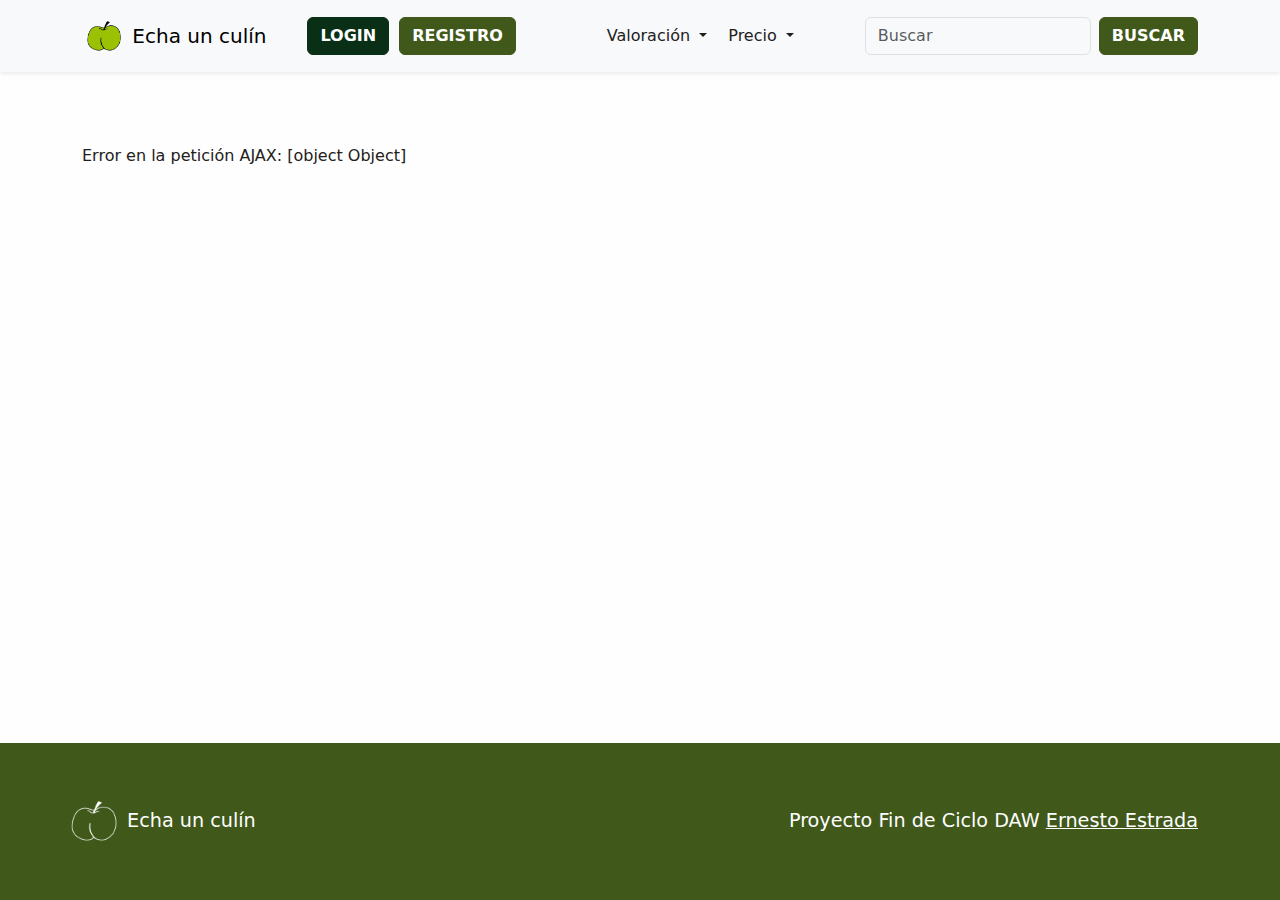
<file: frontend/html/index.html>
<!doctype html>
<html lang="es">

<head>
  <meta charset="utf-8">
  <meta name="viewport" content="width=device-width, initial-scale=1">
  <title>Echa un culín</title>
  <link rel="icon" type="image/x-icon" href="../recursos/favicon/favicon.ico">
  <link href="https://cdn.jsdelivr.net/npm/bootstrap@5.3.3/dist/css/bootstrap.min.css" rel="stylesheet"
    integrity="sha384-QWTKZyjpPEjISv5WaRU9OFeRpok6YctnYmDr5pNlyT2bRjXh0JMhjY6hW+ALEwIH" crossorigin="anonymous">
  <link rel="stylesheet" href="../css/styles.css">
  <script src="https://code.jquery.com/jquery-3.6.0.min.js"></script>
  <link rel="stylesheet" href="https://cdnjs.cloudflare.com/ajax/libs/font-awesome/4.7.0/css/font-awesome.min.css">

</head>

<body>

  <header class="mb-5">
    <nav class="py-3 mb-4 shadow-sm navbar navbar-expand-lg bg-body-tertiary">
      <div class="container">
        <a class="navbar-brand" href="index.html">
          <img src="../imagenes/logo.png" alt="Logo" height="24" class="d-inline-block align-text-top">
          Echa un culín
        </a>
        <button class="navbar-toggler" type="button" data-bs-toggle="collapse" data-bs-target="#navbarSupportedContent"
          aria-controls="navbarSupportedContent" aria-expanded="false" aria-label="Toggle navigation">
          <span class="navbar-toggler-icon"></span>
        </button>
        <div class="collapse navbar-collapse" id="navbarSupportedContent">
          <ul class="navbar-nav me-auto mb-2 mb-lg-0">

            <li class="nav-item">
              <a class="nav-link" href="mi-cuenta.html" id="btn-micuenta" hidden >Mi cuenta</a>
            </li>

            <li class="nav-item">
              <a class="nav-link" href="mi-sidreria.html" id="btn-misidreria" hidden>Mi sidreria</a>
            </li>

            <li class="nav-item">
              <a class="btn btn-primary" href="login.html" id="btn-login">Login</a>
            </li>

            <li class="nav-item">
              <a class="btn btn-secondary" href="signup.html" id="btn-signup">Registro</a>
            </li>

            <li class="nav-item">
              <btn class="btn btn-secondary" id="btn-logout" hidden>Cerrar Sesión</btn>
            </li>

          </ul>

          <ul class="navbar-nav me-auto mb-2 mb-lg-0">

            <li class="nav-item dropdown">
              <a class="nav-link dropdown-toggle" href="#" role="button" data-bs-toggle="dropdown"
                aria-expanded="false">
                Valoración
              </a>
              <ul class="dropdown-menu">
                <li><a class="dropdown-item" href="#">1 estrellas</a></li>
                <li><a class="dropdown-item" href="#">2 estrellas</a></li>
                <li><a class="dropdown-item" href="#">3 estrellas</a></li>
                <li><a class="dropdown-item" href="#">4 estrellas</a></li>
                <li><a class="dropdown-item" href="#">5 estrellas</a></li>
              </ul>
            </li>

            <li class="nav>-item dropdown">
              <a class="nav-link dropdown-toggle" href="#" role="button" data-bs-toggle="dropdown"
                aria-expanded="false">
                Precio
              </a>
              <ul class="dropdown-menu">
                <li><a class="dropdown-item" href="#">10€</a></li>
                <li><a class="dropdown-item" href="#">20€</a></li>
                <li><a class="dropdown-item" href="#">30€</a></li>
                <li><a class="dropdown-item" href="#">50€</a></li>
                <li><a class="dropdown-item" href="#">80€</a></li>
              </ul>
            </li>
          </ul>
          <form class="d-flex" role="search">
            <input class="form-control me-2" type="search" placeholder="Buscar" aria-label="Buscar">
            <button class="btn btn-secondary" type="submit">Buscar</button>
          </form>
        </div>
      </div>
    </nav>
  </header>

  <main class="container">
    <section id="sidrerias"></section>
  </main>


  <footer>
    <div class="container d-flex flex-column flex-md-row text-center justify-content-between">
      <a class="navbar-brand" href="#">
        <img src="../imagenes/logo-blanco.png" alt="Logo" height="24" class="d-inline-block align-text-top">
        Echa un culín
      </a>
      <div>
        Proyecto Fin de Ciclo DAW
        <a href="https://github.com/estradaernesto/echaunculin.git">
          Ernesto Estrada
        </a>
      </div>
    </div>
  </footer>

  <script src="../js/sesion.js"></script>
  <script src="../js/index-sidrerias.js"></script>
  <script src="https://cdn.jsdelivr.net/npm/bootstrap@5.3.3/dist/js/bootstrap.bundle.min.js"
    integrity="sha384-YvpcrYf0tY3lHB60NNkmXc5s9fDVZLESaAA55NDzOxhy9GkcIdslK1eN7N6jIeHz"
    crossorigin="anonymous"></script>
</body>

</html>
</file>
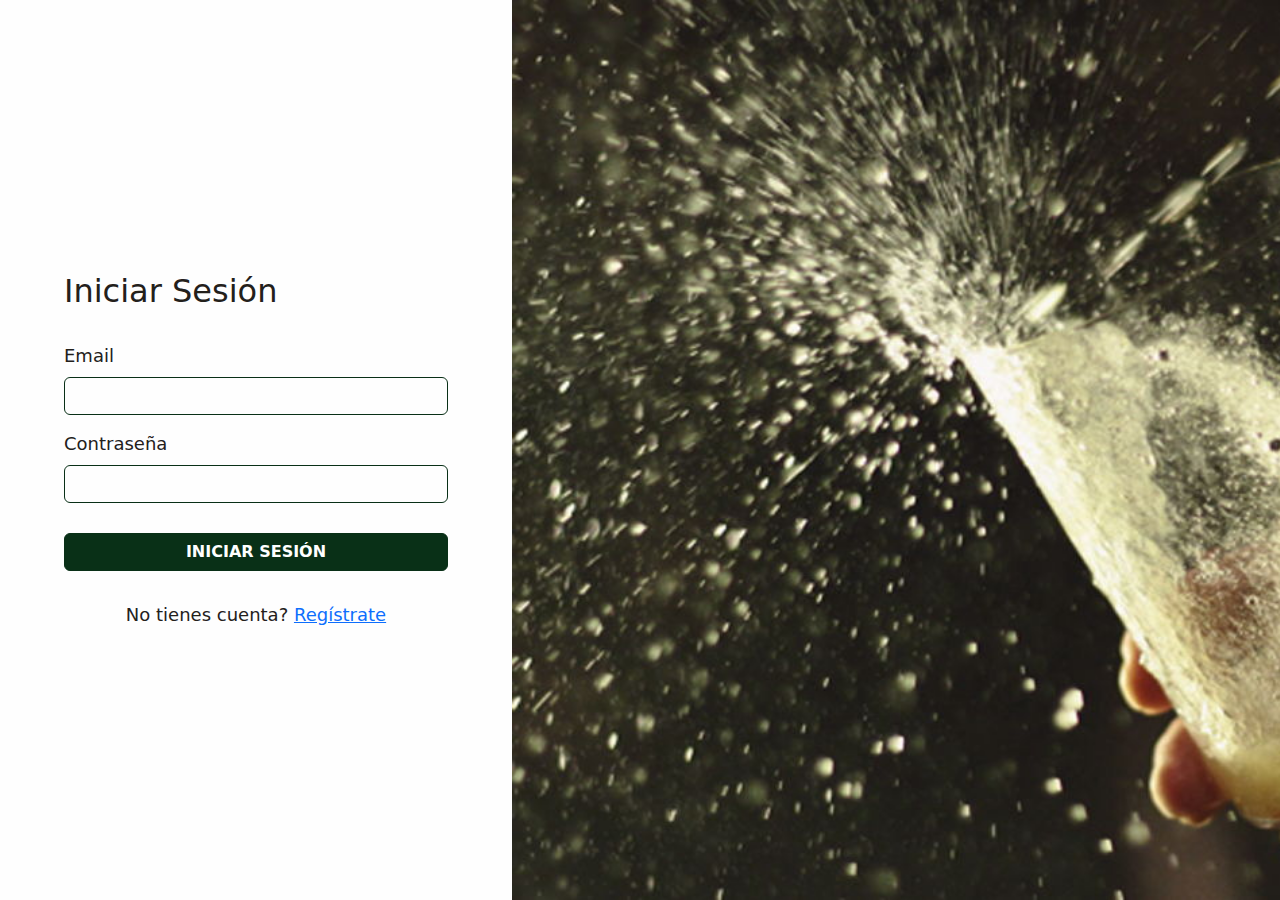
<file: frontend/html/login.html>
<!doctype html>
<html lang="es">

<head>
    <meta charset="utf-8">
    <meta name="viewport" content="width=device-width, initial-scale=1">
    <title>Echa un culín</title>
    <link rel="icon" type="image/x-icon" href="../recursos/favicon/favicon.ico">
    <link href="https://cdn.jsdelivr.net/npm/bootstrap@5.3.3/dist/css/bootstrap.min.css" rel="stylesheet"
        integrity="sha384-QWTKZyjpPEjISv5WaRU9OFeRpok6YctnYmDr5pNlyT2bRjXh0JMhjY6hW+ALEwIH" crossorigin="anonymous">
    <link rel="stylesheet" href="../css/styles.css">
    <script src="https://code.jquery.com/jquery-3.6.0.min.js"></script>
</head>

<body>
    <main>
        <div class="login">
            <div class="login-form">
                <h2 class="mb-3">Iniciar Sesión</h2>

                <form  method="post" action="http://localhost:8080/api/auth/login" class="form-signup" id="formularioLogin">

                    <div class="field">
                        <label for="email" class="form-label">Email</label>
                        <input autocomplete="email" class="form-control" type="email" name="email"
                            id="email">
                    </div>

                    <div class="field">
                        <label for="password" class="form-label">Contraseña</label><br>
                        <input autocomplete="password" class="form-control" type="password" name="password"
                            id="password">
                    </div>


                    <div class="actions">
                        <input type="submit" name="commit" value="Iniciar Sesión" class="btn btn-primary">
                    </div>
                </form>

                <div class="login-links">
                    <span>No tienes cuenta?</span>
                    <a href="signup.html">Regístrate</a>
                </div>
            </div>
            <div class="login-img">
            </div>
        </div>
    </main>

    <script src="../js/login.js"></script>
</body>

</html>
</file>
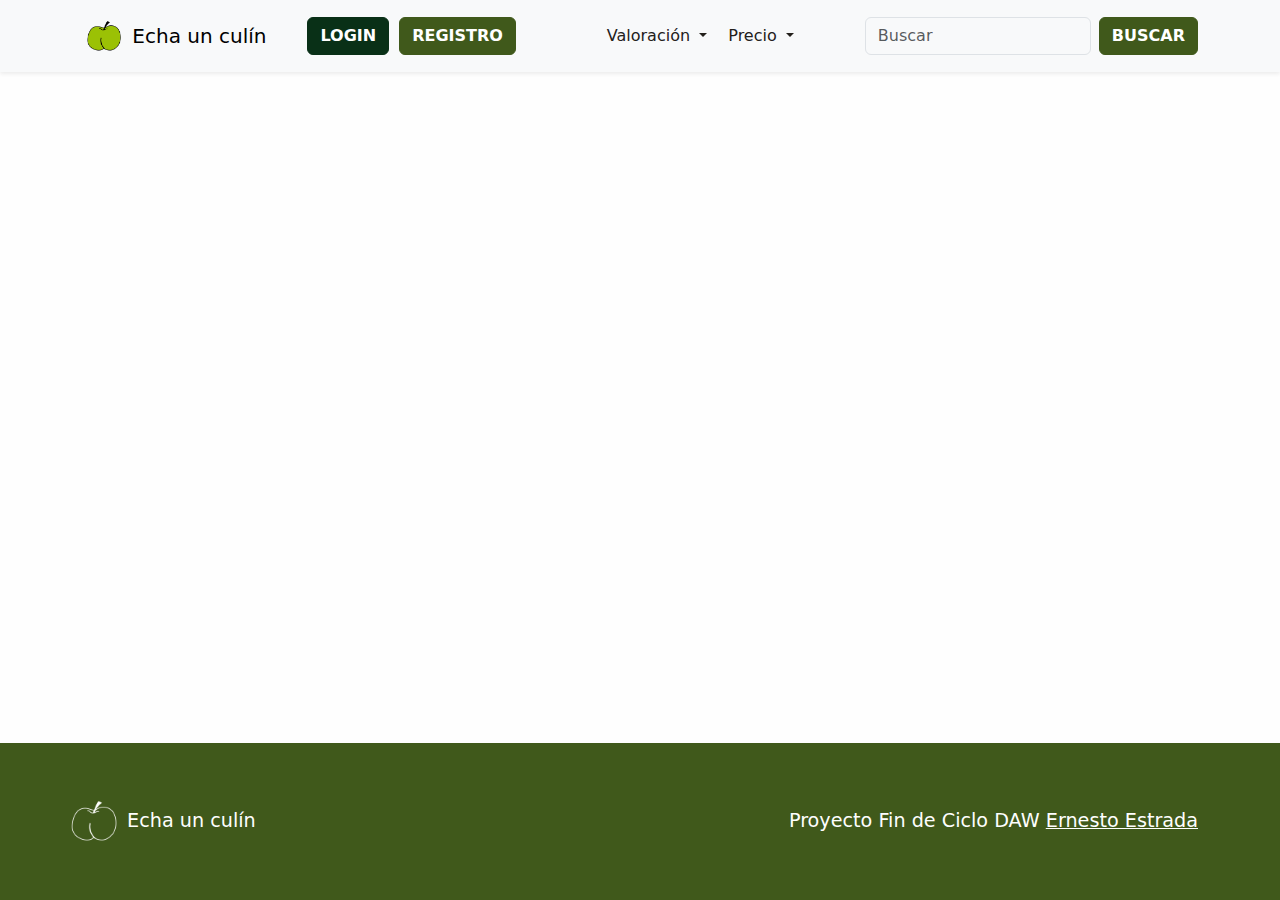
<file: frontend/html/mi-cuenta.html>
<!doctype html>
<html lang="es">

<head>
  <meta charset="utf-8">
  <meta name="viewport" content="width=device-width, initial-scale=1">
  <title>Echa un culín</title>
  <link rel="icon" type="image/x-icon" href="../recursos/favicon/favicon.ico">
  <link href="https://cdn.jsdelivr.net/npm/bootstrap@5.3.3/dist/css/bootstrap.min.css" rel="stylesheet"
    integrity="sha384-QWTKZyjpPEjISv5WaRU9OFeRpok6YctnYmDr5pNlyT2bRjXh0JMhjY6hW+ALEwIH" crossorigin="anonymous">
  <link rel="stylesheet" href="../css/styles.css">
  <script src="https://code.jquery.com/jquery-3.6.0.min.js"></script>
  <link rel="stylesheet" href="https://cdnjs.cloudflare.com/ajax/libs/font-awesome/4.7.0/css/font-awesome.min.css">
</head>

<body>

  <header class="mb-5">
    <nav class="py-3 mb-4 shadow-sm navbar navbar-expand-lg bg-body-tertiary">
      <div class="container">
        <a class="navbar-brand" href="index.html">
          <img src="../imagenes/logo.png" alt="Logo" height="24" class="d-inline-block align-text-top">
          Echa un culín
        </a>
        <button class="navbar-toggler" type="button" data-bs-toggle="collapse" data-bs-target="#navbarSupportedContent"
          aria-controls="navbarSupportedContent" aria-expanded="false" aria-label="Toggle navigation">
          <span class="navbar-toggler-icon"></span>
        </button>
        <div class="collapse navbar-collapse" id="navbarSupportedContent">
          <ul class="navbar-nav me-auto mb-2 mb-lg-0">

            <li class="nav-item">
              <a class="nav-link" href="mi-cuenta.html" id="btn-micuenta" hidden >Mi cuenta</a>
            </li>

            <li class="nav-item">
              <a class="nav-link" href="mi-sidreria.html" id="btn-misidreria" hidden>Mi sidreria</a>
            </li>

            <li class="nav-item">
              <a class="btn btn-primary" href="login.html" id="btn-login">Login</a>
            </li>

            <li class="nav-item">
              <a class="btn btn-secondary" href="signup.html" id="btn-signup">Registro</a>
            </li>

            <li class="nav-item">
              <btn class="btn btn-secondary" id="btn-logout" hidden>Cerrar Sesión</btn>
            </li>

          </ul>

          <ul class="navbar-nav me-auto mb-2 mb-lg-0">

            <li class="nav-item dropdown">
              <a class="nav-link dropdown-toggle" href="#" role="button" data-bs-toggle="dropdown"
                aria-expanded="false">
                Valoración
              </a>
              <ul class="dropdown-menu">
                <li><a class="dropdown-item" href="#">1 estrellas</a></li>
                <li><a class="dropdown-item" href="#">2 estrellas</a></li>
                <li><a class="dropdown-item" href="#">3 estrellas</a></li>
                <li><a class="dropdown-item" href="#">4 estrellas</a></li>
                <li><a class="dropdown-item" href="#">5 estrellas</a></li>
              </ul>
            </li>

            <li class="nav>-item dropdown">
              <a class="nav-link dropdown-toggle" href="#" role="button" data-bs-toggle="dropdown"
                aria-expanded="false">
                Precio
              </a>
              <ul class="dropdown-menu">
                <li><a class="dropdown-item" href="#">10€</a></li>
                <li><a class="dropdown-item" href="#">20€</a></li>
                <li><a class="dropdown-item" href="#">30€</a></li>
                <li><a class="dropdown-item" href="#">50€</a></li>
                <li><a class="dropdown-item" href="#">80€</a></li>
              </ul>
            </li>
          </ul>
          <form class="d-flex" role="search">
            <input class="form-control me-2" type="search" placeholder="Buscar" aria-label="Buscar">
            <button class="btn btn-secondary" type="submit">Buscar</button>
          </form>
        </div>
      </div>
    </nav>
  </header>
  
  <main class="container">
    <section id="mi-cuenta" class="">

    </section>

  </main>

  <footer>
    <div class="container d-flex flex-column flex-md-row text-center justify-content-between">
      <a class="navbar-brand" href="#">
        <img src="../imagenes/logo-blanco.png" alt="Logo" height="24" class="d-inline-block align-text-top">
        Echa un culín
      </a>
      <div>
        Proyecto Fin de Ciclo DAW
        <a href="https://github.com/estradaernesto/echaunculin.git">
          Ernesto Estrada
        </a>
      </div>
    </div>
  </footer>

  <script src="../js/sesion.js"></script>
  <script src="../js/mi-cuenta.js"></script>
  <script src="https://cdn.jsdelivr.net/npm/bootstrap@5.3.3/dist/js/bootstrap.bundle.min.js"
    integrity="sha384-YvpcrYf0tY3lHB60NNkmXc5s9fDVZLESaAA55NDzOxhy9GkcIdslK1eN7N6jIeHz"
    crossorigin="anonymous"></script>
</body>

</html>
</file>
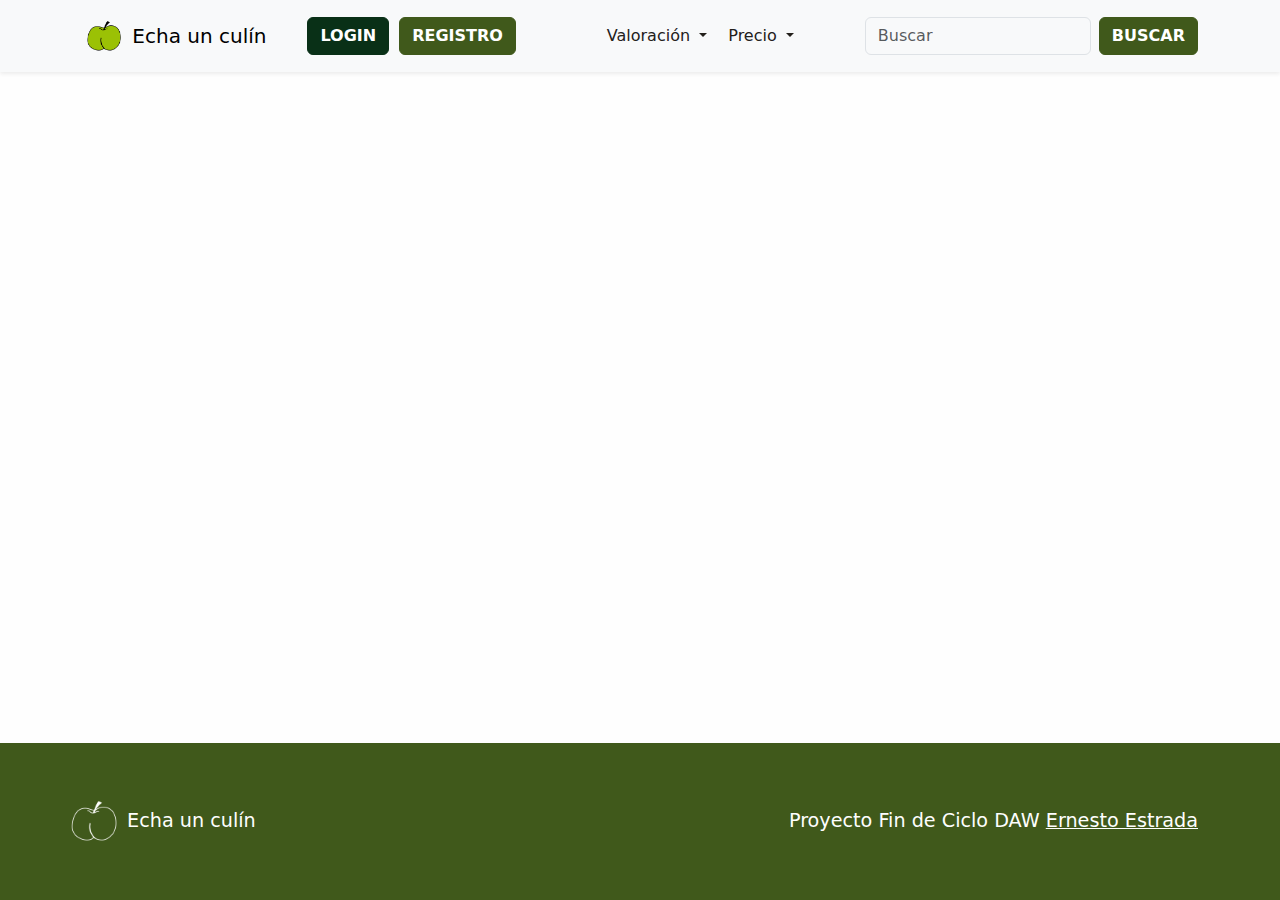
<file: frontend/html/mi-sidreria.html>
<!doctype html>
<html lang="es">

<head>
  <meta charset="utf-8">
  <meta name="viewport" content="width=device-width, initial-scale=1">
  <title>Echa un culín</title>
  <link rel="icon" type="image/x-icon" href="../recursos/favicon/favicon.ico">
  <link href="https://cdn.jsdelivr.net/npm/bootstrap@5.3.3/dist/css/bootstrap.min.css" rel="stylesheet"
    integrity="sha384-QWTKZyjpPEjISv5WaRU9OFeRpok6YctnYmDr5pNlyT2bRjXh0JMhjY6hW+ALEwIH" crossorigin="anonymous">
  <link rel="stylesheet" href="../css/styles.css">
  <script src="https://code.jquery.com/jquery-3.6.0.min.js"></script>
</head>

<body>

  <header class="mb-5">
    <nav class="py-3 mb-4 shadow-sm navbar navbar-expand-lg bg-body-tertiary">
      <div class="container">
        <a class="navbar-brand" href="index.html">
          <img src="../imagenes/logo.png" alt="Logo" height="24" class="d-inline-block align-text-top">
          Echa un culín
        </a>
        <button class="navbar-toggler" type="button" data-bs-toggle="collapse" data-bs-target="#navbarSupportedContent"
          aria-controls="navbarSupportedContent" aria-expanded="false" aria-label="Toggle navigation">
          <span class="navbar-toggler-icon"></span>
        </button>
        <div class="collapse navbar-collapse" id="navbarSupportedContent">
          <ul class="navbar-nav me-auto mb-2 mb-lg-0">

            <li class="nav-item">
              <a class="nav-link" href="mi-cuenta.html" id="btn-micuenta" hidden >Mi cuenta</a>
            </li>

            <li class="nav-item">
              <a class="nav-link" href="mi-sidreria.html" id="btn-misidreria" hidden>Mi sidreria</a>
            </li>

            <li class="nav-item">
              <a class="btn btn-primary" href="login.html" id="btn-login">Login</a>
            </li>

            <li class="nav-item">
              <a class="btn btn-secondary" href="signup.html" id="btn-signup">Registro</a>
            </li>

            <li class="nav-item">
              <btn class="btn btn-secondary" id="btn-logout" hidden>Cerrar Sesión</btn>
            </li>

          </ul>

          <ul class="navbar-nav me-auto mb-2 mb-lg-0">

            <li class="nav-item dropdown">
              <a class="nav-link dropdown-toggle" href="#" role="button" data-bs-toggle="dropdown"
                aria-expanded="false">
                Valoración
              </a>
              <ul class="dropdown-menu">
                <li><a class="dropdown-item" href="#">1 estrellas</a></li>
                <li><a class="dropdown-item" href="#">2 estrellas</a></li>
                <li><a class="dropdown-item" href="#">3 estrellas</a></li>
                <li><a class="dropdown-item" href="#">4 estrellas</a></li>
                <li><a class="dropdown-item" href="#">5 estrellas</a></li>
              </ul>
            </li>

            <li class="nav>-item dropdown">
              <a class="nav-link dropdown-toggle" href="#" role="button" data-bs-toggle="dropdown"
                aria-expanded="false">
                Precio
              </a>
              <ul class="dropdown-menu">
                <li><a class="dropdown-item" href="#">10€</a></li>
                <li><a class="dropdown-item" href="#">20€</a></li>
                <li><a class="dropdown-item" href="#">30€</a></li>
                <li><a class="dropdown-item" href="#">50€</a></li>
                <li><a class="dropdown-item" href="#">80€</a></li>
              </ul>
            </li>
          </ul>
          <form class="d-flex" role="search">
            <input class="form-control me-2" type="search" placeholder="Buscar" aria-label="Buscar">
            <button class="btn btn-secondary" type="submit">Buscar</button>
          </form>
        </div>
      </div>
    </nav>
  </header>
  <main class="container">
    <section id="mi-sidreria">

    </section>

  </main>

  <footer>
    <div class="container d-flex flex-column flex-md-row text-center justify-content-between">
      <a class="navbar-brand" href="#">
        <img src="../imagenes/logo-blanco.png" alt="Logo" height="24" class="d-inline-block align-text-top">
        Echa un culín
      </a>
      <div>
        Proyecto Fin de Ciclo DAW
        <a href="https://github.com/estradaernesto/echaunculin.git">
          Ernesto Estrada
        </a>
      </div>
    </div>
  </footer>

  <script src="../js/sesion.js"></script>
  <script src="../js/mi-sidreria.js"></script>
  <script src="https://cdn.jsdelivr.net/npm/bootstrap@5.3.3/dist/js/bootstrap.bundle.min.js"
    integrity="sha384-YvpcrYf0tY3lHB60NNkmXc5s9fDVZLESaAA55NDzOxhy9GkcIdslK1eN7N6jIeHz"
    crossorigin="anonymous"></script>
</body>

</html>
</file>
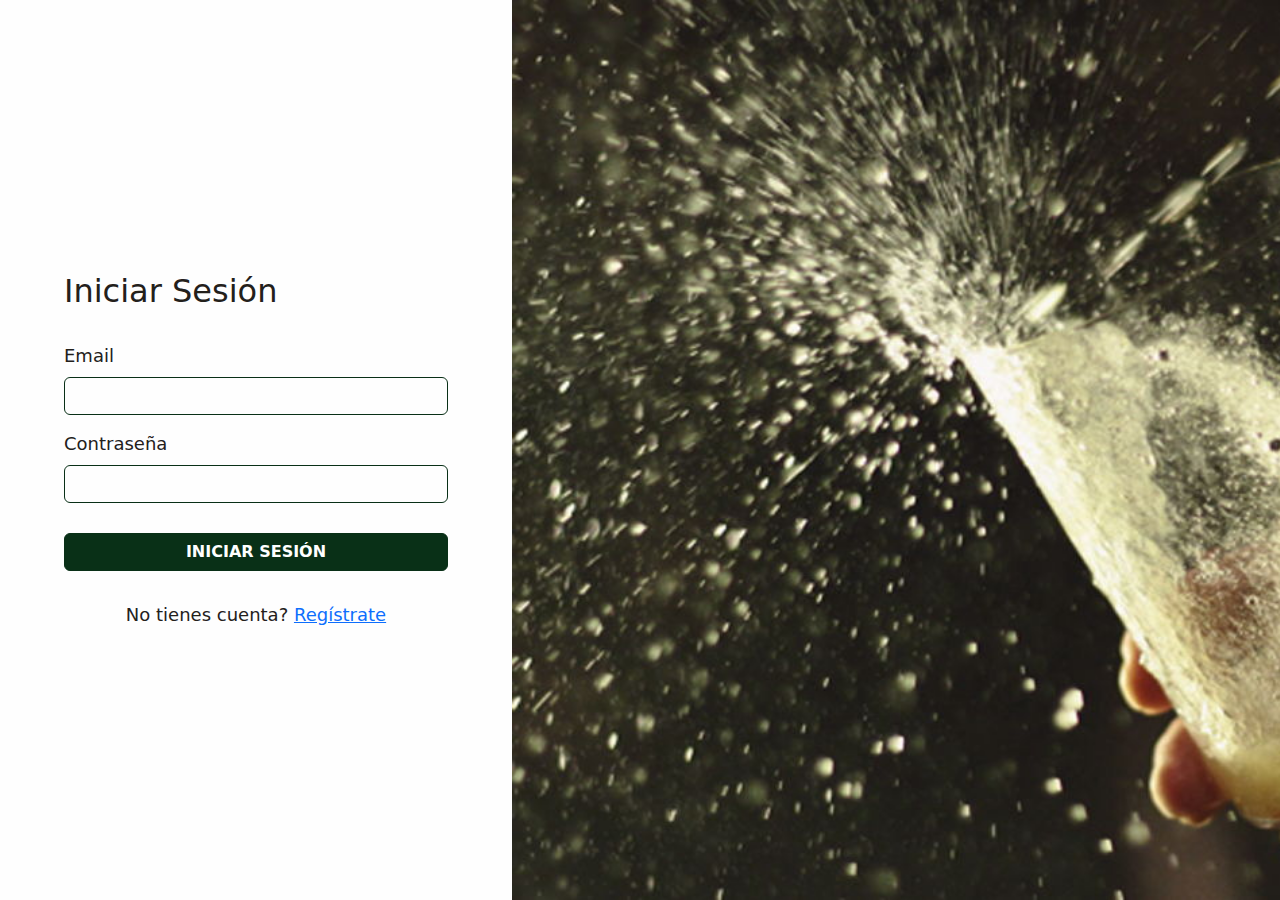
<file: frontend/html/review-crear.html>
<!doctype html>
<html lang="es">
  <head>
    <meta charset="utf-8">
    <meta name="viewport" content="width=device-width, initial-scale=1">
    <title>Echa un culín</title>
    <link rel="icon" type="image/x-icon" href="../recursos/favicon/favicon.ico">
    <link href="https://cdn.jsdelivr.net/npm/bootstrap@5.3.3/dist/css/bootstrap.min.css" rel="stylesheet" integrity="sha384-QWTKZyjpPEjISv5WaRU9OFeRpok6YctnYmDr5pNlyT2bRjXh0JMhjY6hW+ALEwIH" crossorigin="anonymous">
    <link rel="stylesheet" href="../css/styles.css">
    <script src="https://code.jquery.com/jquery-3.6.0.min.js"></script>
  </head>
  <body>

    <header class="mb-5">
      <nav class="py-3 mb-4 shadow-sm navbar navbar-expand-lg bg-body-tertiary">
        <div class="container">
          <a class="navbar-brand" href="index.html">
            <img src="../imagenes/logo.png" alt="Logo" height="24" class="d-inline-block align-text-top">
            Echa un culín
          </a>
          <button class="navbar-toggler" type="button" data-bs-toggle="collapse" data-bs-target="#navbarSupportedContent"
            aria-controls="navbarSupportedContent" aria-expanded="false" aria-label="Toggle navigation">
            <span class="navbar-toggler-icon"></span>
          </button>
          <div class="collapse navbar-collapse" id="navbarSupportedContent">
            <ul class="navbar-nav me-auto mb-2 mb-lg-0">
  
              <li class="nav-item">
                <a class="nav-link" href="mi-cuenta.html" id="btn-micuenta" hidden >Mi cuenta</a>
              </li>
  
              <li class="nav-item">
                <a class="nav-link" href="mi-sidreria.html" id="btn-misidreria" hidden>Mi sidreria</a>
              </li>
  
              <li class="nav-item">
                <a class="btn btn-primary" href="login.html" id="btn-login">Login</a>
              </li>
  
              <li class="nav-item">
                <a class="btn btn-secondary" href="signup.html" id="btn-signup">Registro</a>
              </li>
  
              <li class="nav-item">
                <btn class="btn btn-secondary" id="btn-logout" hidden>Cerrar Sesión</btn>
              </li>
  
            </ul>
  
            <ul class="navbar-nav me-auto mb-2 mb-lg-0">
  
              <li class="nav-item dropdown">
                <a class="nav-link dropdown-toggle" href="#" role="button" data-bs-toggle="dropdown"
                  aria-expanded="false">
                  Valoración
                </a>
                <ul class="dropdown-menu">
                  <li><a class="dropdown-item" href="#">1 estrellas</a></li>
                  <li><a class="dropdown-item" href="#">2 estrellas</a></li>
                  <li><a class="dropdown-item" href="#">3 estrellas</a></li>
                  <li><a class="dropdown-item" href="#">4 estrellas</a></li>
                  <li><a class="dropdown-item" href="#">5 estrellas</a></li>
                </ul>
              </li>
  
              <li class="nav>-item dropdown">
                <a class="nav-link dropdown-toggle" href="#" role="button" data-bs-toggle="dropdown"
                  aria-expanded="false">
                  Precio
                </a>
                <ul class="dropdown-menu">
                  <li><a class="dropdown-item" href="#">10€</a></li>
                  <li><a class="dropdown-item" href="#">20€</a></li>
                  <li><a class="dropdown-item" href="#">30€</a></li>
                  <li><a class="dropdown-item" href="#">50€</a></li>
                  <li><a class="dropdown-item" href="#">80€</a></li>
                </ul>
              </li>
            </ul>
            <form class="d-flex" role="search">
              <input class="form-control me-2" type="search" placeholder="Buscar" aria-label="Buscar">
              <button class="btn btn-secondary" type="submit">Buscar</button>
            </form>
          </div>
        </div>
      </nav>
    </header>

    <main class="container">
      <div class="container mt-5">
        <h2>Crear una Reseña</h2>
        <form id="crearComentarioForm">
            <div class="mb-3">
                <label for="titulo" class="form-label">Título</label>
                <input type="text" class="form-control" id="titulo" required>
            </div>
            <div class="mb-3">
                <label for="valoracion" class="form-label">Valoración</label>
                <input type="number" class="form-control" id="valoracion" min="1" max="5" required>
            </div>
            <div class="mb-3">
                <label for="comentario" class="form-label">Comentario</label>
                <textarea class="form-control" id="comentario" rows="5" required></textarea>
            </div>
            <button type="submit" class="btn btn-primary">Publicar Reseña</button>
        </form>
    </div>
    
        
    </main>

    <footer>
      <div class="container d-flex flex-column flex-md-row text-center justify-content-between">
        <a class="navbar-brand" href="#">
          <img src="../imagenes/logo-blanco.png" alt="Logo" height="24" class="d-inline-block align-text-top">
          Echa un culín
        </a>
        <div>
          Proyecto Fin de Ciclo DAW
          <a href="https://github.com/estradaernesto/echaunculin.git">
            Ernesto Estrada
          </a>
        </div>
      </div>
    </footer>

    <script src="../js/sesion.js"></script>
    <script src="../js/review-crear.js"></script>
    <script src="https://cdn.jsdelivr.net/npm/bootstrap@5.3.3/dist/js/bootstrap.bundle.min.js" integrity="sha384-YvpcrYf0tY3lHB60NNkmXc5s9fDVZLESaAA55NDzOxhy9GkcIdslK1eN7N6jIeHz" crossorigin="anonymous"></script>
  </body>
</html>
</file>
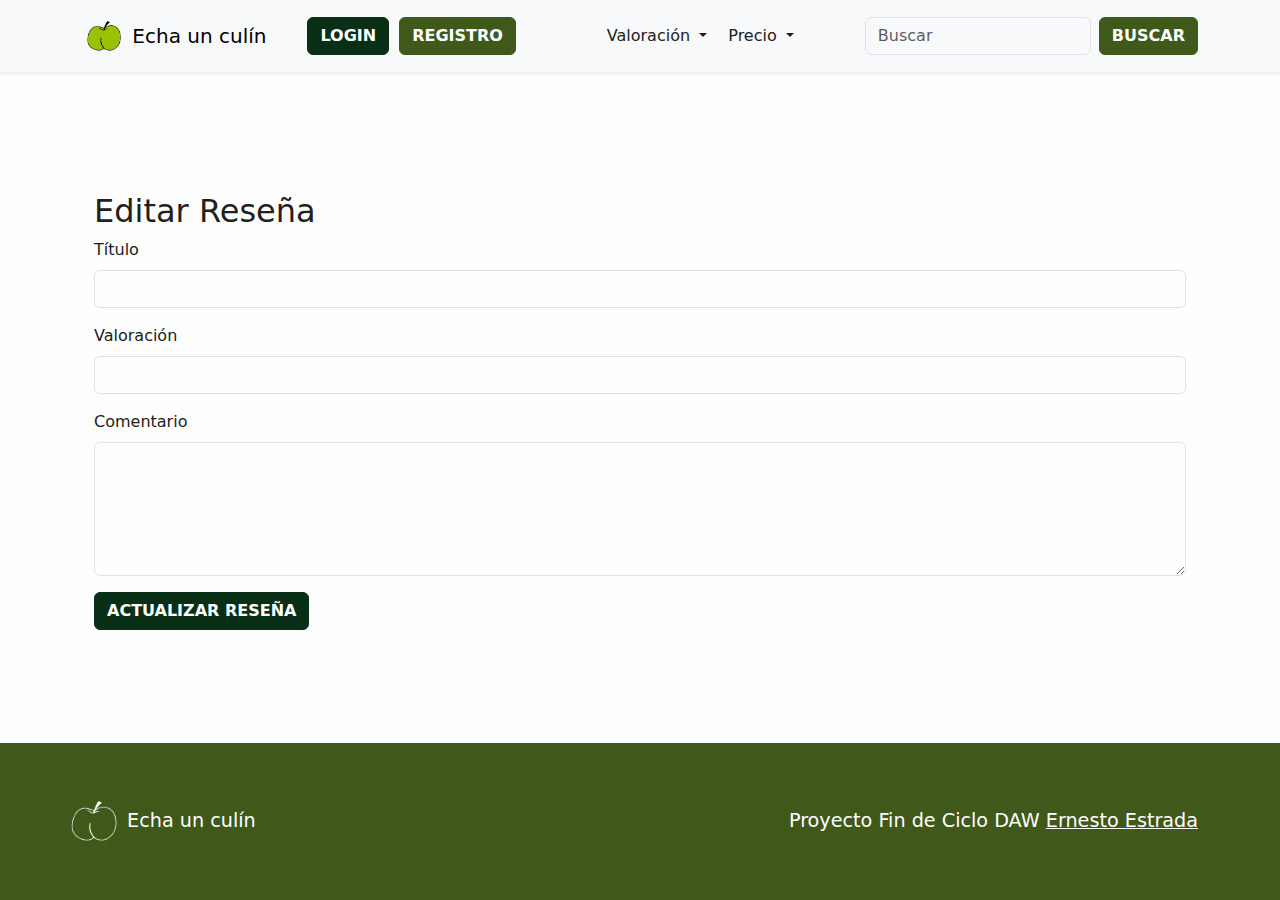
<file: frontend/html/review-editar.html>
<!doctype html>
<html lang="es">

<head>
    <meta charset="utf-8">
    <meta name="viewport" content="width=device-width, initial-scale=1">
    <title>Echa un culín</title>
    <link rel="icon" type="image/x-icon" href="../recursos/favicon/favicon.ico">
    <link href="https://cdn.jsdelivr.net/npm/bootstrap@5.3.3/dist/css/bootstrap.min.css" rel="stylesheet"
        integrity="sha384-QWTKZyjpPEjISv5WaRU9OFeRpok6YctnYmDr5pNlyT2bRjXh0JMhjY6hW+ALEwIH" crossorigin="anonymous">
    <link rel="stylesheet" href="../css/styles.css">
    <script src="https://code.jquery.com/jquery-3.6.0.min.js"></script>
</head>

<body>
    
  <header class="mb-5">
    <nav class="py-3 mb-4 shadow-sm navbar navbar-expand-lg bg-body-tertiary">
      <div class="container">
        <a class="navbar-brand" href="index.html">
          <img src="../imagenes/logo.png" alt="Logo" height="24" class="d-inline-block align-text-top">
          Echa un culín
        </a>
        <button class="navbar-toggler" type="button" data-bs-toggle="collapse" data-bs-target="#navbarSupportedContent"
          aria-controls="navbarSupportedContent" aria-expanded="false" aria-label="Toggle navigation">
          <span class="navbar-toggler-icon"></span>
        </button>
        <div class="collapse navbar-collapse" id="navbarSupportedContent">
          <ul class="navbar-nav me-auto mb-2 mb-lg-0">

            <li class="nav-item">
              <a class="nav-link" href="mi-cuenta.html" id="btn-micuenta" hidden >Mi cuenta</a>
            </li>

            <li class="nav-item">
              <a class="nav-link" href="mi-sidreria.html" id="btn-misidreria" hidden>Mi sidreria</a>
            </li>

            <li class="nav-item">
              <a class="btn btn-primary" href="login.html" id="btn-login">Login</a>
            </li>

            <li class="nav-item">
              <a class="btn btn-secondary" href="signup.html" id="btn-signup">Registro</a>
            </li>

            <li class="nav-item">
              <btn class="btn btn-secondary" id="btn-logout" hidden>Cerrar Sesión</btn>
            </li>

          </ul>

          <ul class="navbar-nav me-auto mb-2 mb-lg-0">

            <li class="nav-item dropdown">
              <a class="nav-link dropdown-toggle" href="#" role="button" data-bs-toggle="dropdown"
                aria-expanded="false">
                Valoración
              </a>
              <ul class="dropdown-menu">
                <li><a class="dropdown-item" href="#">1 estrellas</a></li>
                <li><a class="dropdown-item" href="#">2 estrellas</a></li>
                <li><a class="dropdown-item" href="#">3 estrellas</a></li>
                <li><a class="dropdown-item" href="#">4 estrellas</a></li>
                <li><a class="dropdown-item" href="#">5 estrellas</a></li>
              </ul>
            </li>

            <li class="nav>-item dropdown">
              <a class="nav-link dropdown-toggle" href="#" role="button" data-bs-toggle="dropdown"
                aria-expanded="false">
                Precio
              </a>
              <ul class="dropdown-menu">
                <li><a class="dropdown-item" href="#">10€</a></li>
                <li><a class="dropdown-item" href="#">20€</a></li>
                <li><a class="dropdown-item" href="#">30€</a></li>
                <li><a class="dropdown-item" href="#">50€</a></li>
                <li><a class="dropdown-item" href="#">80€</a></li>
              </ul>
            </li>
          </ul>
          <form class="d-flex" role="search">
            <input class="form-control me-2" type="search" placeholder="Buscar" aria-label="Buscar">
            <button class="btn btn-secondary" type="submit">Buscar</button>
          </form>
        </div>
      </div>
    </nav>
  </header>

    <main class="container">
        <div class="container mt-5">
            <h2>Editar Reseña</h2>
            <form id="editarComentarioForm">
                <div class="mb-3">
                    <label for="titulo" class="form-label">Título</label>
                    <input type="text" class="form-control" id="titulo" required>
                </div>
                <div class="mb-3">
                    <label for="valoracion" class="form-label">Valoración</label>
                    <input type="number" class="form-control" id="valoracion" min="1" max="5" required>
                </div>
                <div class="mb-3">
                    <label for="comentario" class="form-label">Comentario</label>
                    <textarea class="form-control" id="comentario" rows="5" required></textarea>
                </div>
                <button type="submit" class="btn btn-primary">Actualizar Reseña</button>
            </form>
        </div>


    </main>

    <footer>
      <div class="container d-flex flex-column flex-md-row text-center justify-content-between">
        <a class="navbar-brand" href="#">
          <img src="../imagenes/logo-blanco.png" alt="Logo" height="24" class="d-inline-block align-text-top">
          Echa un culín
        </a>
        <div>
          Proyecto Fin de Ciclo DAW
          <a href="https://github.com/estradaernesto/echaunculin.git">
            Ernesto Estrada
          </a>
        </div>
      </div>
    </footer>

    <script src="../js/sesion.js"></script>
    <script src="../js/review-editar.js"></script>
    <script src="https://cdn.jsdelivr.net/npm/bootstrap@5.3.3/dist/js/bootstrap.bundle.min.js"
        integrity="sha384-YvpcrYf0tY3lHB60NNkmXc5s9fDVZLESaAA55NDzOxhy9GkcIdslK1eN7N6jIeHz"
        crossorigin="anonymous"></script>
</body>

</html>
</file>
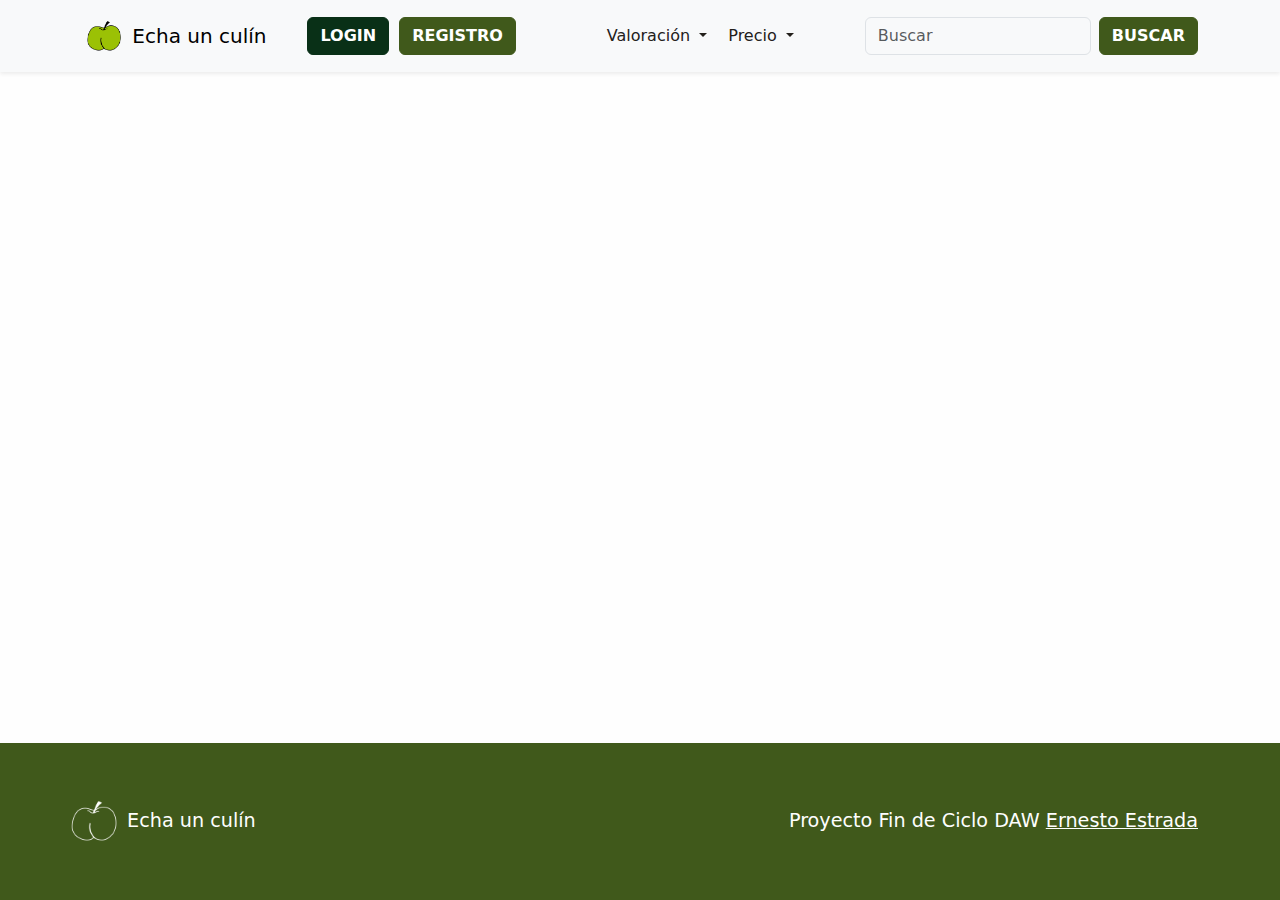
<file: frontend/html/sidreria-crear.html>
<!doctype html>
<html lang="es">
  <head>
    <meta charset="utf-8">
    <meta name="viewport" content="width=device-width, initial-scale=1">
    <title>Echa un culín</title>
    <link rel="icon" type="image/x-icon" href="../recursos/favicon/favicon.ico">
    <link href="https://cdn.jsdelivr.net/npm/bootstrap@5.3.3/dist/css/bootstrap.min.css" rel="stylesheet" integrity="sha384-QWTKZyjpPEjISv5WaRU9OFeRpok6YctnYmDr5pNlyT2bRjXh0JMhjY6hW+ALEwIH" crossorigin="anonymous">
    <link rel="stylesheet" href="../css/styles.css">
    <script src="https://code.jquery.com/jquery-3.6.0.min.js"></script>
  </head>
  <body>

    <header class="mb-5">
      <nav class="py-3 mb-4 shadow-sm navbar navbar-expand-lg bg-body-tertiary">
        <div class="container">
          <a class="navbar-brand" href="index.html">
            <img src="../imagenes/logo.png" alt="Logo" height="24" class="d-inline-block align-text-top">
            Echa un culín
          </a>
        </div>
      </nav>
    </header>

    <main class="container">
        <div class="container">
            <h2>Crear Sidrería</h2>
            <form id="crearSidreriaForm">
                <div class="mb-3">
                    <label for="nombre" class="form-label">Nombre</label>
                    <input type="text" class="form-control" id="nombre" required>
                </div>
                <div class="mb-3">
                    <label for="ubicacion" class="form-label">Ubicación</label>
                    <input type="text" class="form-control" id="ubicacion" required>
                </div>
                <div class="mb-3">
                    <label for="precioComensal" class="form-label">Precio por comensal</label>
                    <input type="number" class="form-control" id="precioComensal" step="0.01" required>
                </div>
                <div class="mb-3">
                    <label class="form-label">Servicio de escanciado</label>
                    <div>
                        <input type="radio" name="escanciado" value="true" id="escanciadoSi" required>
                        <label for="escanciadoSi">Sí</label>
                    </div>
                    <div>
                        <input type="radio" name="escanciado" value="false" id="escanciadoNo" required>
                        <label for="escanciadoNo">No</label>
                    </div>
                </div>
                <div class="mb-3">
                    <label for="nuevasImagenes" class="form-label">Imagen 1</label>
                    <input type="file" class="form-control" id="nuevasImagenes" multiple accept="image/*">
                </div>
                <div class="mb-3">
                    <label for="carta" class="form-label">Carta (PDF)</label>
                    <input type="file" class="form-control" id="carta" accept="application/pdf">
                </div>
                <button type="submit" class="btn btn-primary">Crear Sidrería</button>
            </form>
        </div>
        
        
    </main>

    <footer>
      <div class="container d-flex flex-column flex-md-row text-center justify-content-between">
        <a class="navbar-brand" href="#">
          <img src="../imagenes/logo-blanco.png" alt="Logo" height="24" class="d-inline-block align-text-top">
          Echa un culín
        </a>
        <div>
          Proyecto Fin de Ciclo DAW
          <a href="https://github.com/estradaernesto/echaunculin.git">
            Ernesto Estrada
          </a>
        </div>
      </div>
    </footer>

    <script src="../js/sesion.js"></script>
    <script src="../js/sidreria-crear.js"></script>
    <script src="https://cdn.jsdelivr.net/npm/bootstrap@5.3.3/dist/js/bootstrap.bundle.min.js" integrity="sha384-YvpcrYf0tY3lHB60NNkmXc5s9fDVZLESaAA55NDzOxhy9GkcIdslK1eN7N6jIeHz" crossorigin="anonymous"></script>
  </body>
</html>
</file>
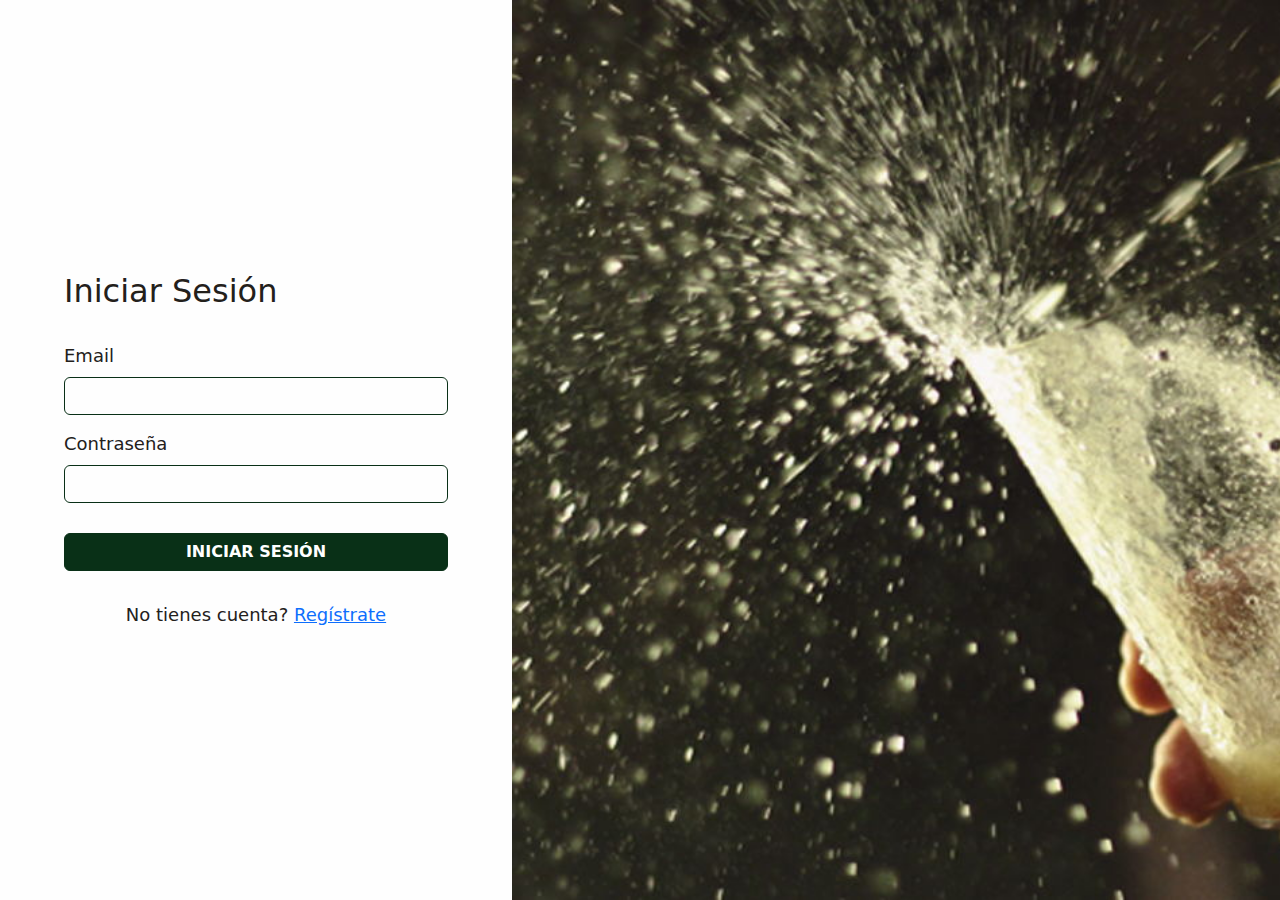
<file: frontend/html/sidreria-editar.html>
<!doctype html>
<html lang="es">
  <head>
    <meta charset="utf-8">
    <meta name="viewport" content="width=device-width, initial-scale=1">
    <title>Echa un culín</title>
    <link rel="icon" type="image/x-icon" href="../recursos/favicon/favicon.ico">
    <link href="https://cdn.jsdelivr.net/npm/bootstrap@5.3.3/dist/css/bootstrap.min.css" rel="stylesheet" integrity="sha384-QWTKZyjpPEjISv5WaRU9OFeRpok6YctnYmDr5pNlyT2bRjXh0JMhjY6hW+ALEwIH" crossorigin="anonymous">
    <link rel="stylesheet" href="../css/styles.css">
    <script src="https://code.jquery.com/jquery-3.6.0.min.js"></script>
  </head>
  <body>

    <header class="mb-5">
      <nav class="py-3 mb-4 shadow-sm navbar navbar-expand-lg bg-body-tertiary">
        <div class="container">
          <a class="navbar-brand" href="index.html">
            <img src="../imagenes/logo.png" alt="Logo" height="24" class="d-inline-block align-text-top">
            Echa un culín
          </a>
          <button class="navbar-toggler" type="button" data-bs-toggle="collapse" data-bs-target="#navbarSupportedContent"
            aria-controls="navbarSupportedContent" aria-expanded="false" aria-label="Toggle navigation">
            <span class="navbar-toggler-icon"></span>
          </button>
          <div class="collapse navbar-collapse" id="navbarSupportedContent">
            <ul class="navbar-nav me-auto mb-2 mb-lg-0">
  
              <li class="nav-item">
                <a class="nav-link" href="mi-cuenta.html" id="btn-micuenta" hidden >Mi cuenta</a>
              </li>
  
              <li class="nav-item">
                <a class="nav-link" href="mi-sidreria.html" id="btn-misidreria" hidden>Mi sidreria</a>
              </li>
  
              <li class="nav-item">
                <a class="btn btn-primary" href="login.html" id="btn-login">Login</a>
              </li>
  
              <li class="nav-item">
                <a class="btn btn-secondary" href="signup.html" id="btn-signup">Registro</a>
              </li>
  
              <li class="nav-item">
                <btn class="btn btn-secondary" id="btn-logout" hidden>Cerrar Sesión</btn>
              </li>
  
            </ul>
  
            <ul class="navbar-nav me-auto mb-2 mb-lg-0">
  
              <li class="nav-item dropdown">
                <a class="nav-link dropdown-toggle" href="#" role="button" data-bs-toggle="dropdown"
                  aria-expanded="false">
                  Valoración
                </a>
                <ul class="dropdown-menu">
                  <li><a class="dropdown-item" href="#">1 estrellas</a></li>
                  <li><a class="dropdown-item" href="#">2 estrellas</a></li>
                  <li><a class="dropdown-item" href="#">3 estrellas</a></li>
                  <li><a class="dropdown-item" href="#">4 estrellas</a></li>
                  <li><a class="dropdown-item" href="#">5 estrellas</a></li>
                </ul>
              </li>
  
              <li class="nav>-item dropdown">
                <a class="nav-link dropdown-toggle" href="#" role="button" data-bs-toggle="dropdown"
                  aria-expanded="false">
                  Precio
                </a>
                <ul class="dropdown-menu">
                  <li><a class="dropdown-item" href="#">10€</a></li>
                  <li><a class="dropdown-item" href="#">20€</a></li>
                  <li><a class="dropdown-item" href="#">30€</a></li>
                  <li><a class="dropdown-item" href="#">50€</a></li>
                  <li><a class="dropdown-item" href="#">80€</a></li>
                </ul>
              </li>
            </ul>
            <form class="d-flex" role="search">
              <input class="form-control me-2" type="search" placeholder="Buscar" aria-label="Buscar">
              <button class="btn btn-secondary" type="submit">Buscar</button>
            </form>
          </div>
        </div>
      </nav>
    </header>

    <main class="container">
        <div class="container mt-4">
            <h2>Editar Sidrería</h2>
            <form id="editarSidreriaForm">
                <!-- Campo para el nombre -->
                <div class="mb-3">
                    <label for="nombre" class="form-label">Nombre</label>
                    <input type="text" class="form-control" id="nombre" name="nombre" placeholder="Nombre de la sidrería" required>
                </div>
        
                <!-- Campo para la ubicación -->
                <div class="mb-3">
                    <label for="ubicacion" class="form-label">Ubicación</label>
                    <input type="text" class="form-control" id="ubicacion" name="ubicacion" placeholder="Ubicación de la sidrería" required>
                </div>
        
                <!-- Campo para el precio por comensal -->
                <div class="mb-3">
                    <label for="precioComensal" class="form-label">Precio por comensal (€)</label>
                    <input type="number" class="form-control" id="precioComensal" name="precioComensal" placeholder="Precio aproximado por comensal" min="1" step="0.01" required>
                </div>
        
                <!-- Campo para el escanciado con botones radio -->
                <div class="mb-3">
                    <label class="form-label">Servicio de escanciado</label>
                    <div>
                        <div class="form-check form-check-inline">
                            <input class="form-check-input" type="radio" name="escanciado" id="escanciadoSi" value="true" required>
                            <label class="form-check-label" for="escanciadoSi">Sí</label>
                        </div>
                        <div class="form-check form-check-inline">
                            <input class="form-check-input" type="radio" name="escanciado" id="escanciadoNo" value="false" required>
                            <label class="form-check-label" for="escanciadoNo">No</label>
                        </div>
                    </div>
                </div>
        
                <!-- Gestión de imágenes -->
                <div class="mb-3">
                    <label class="form-label">Imágenes actuales</label>
                    <div id="imagenesActuales" class="mb-2">
                        <!-- Aquí se mostrarán dinámicamente las imágenes actuales -->
                    </div>
                    <label for="nuevasImagenes" class="form-label">Subir nuevas imágenes</label>
                    <input type="file" class="form-control" id="nuevasImagenes" name="nuevasImagenes" multiple accept="image/*">
                </div>
        
                <!-- Gestión del menú -->
                <div class="mb-3">
                    <label class="form-label">Menú actual</label>
                    <div id="menuActual" class="mb-2">
                        <!-- Aquí se mostrará dinámicamente el menú actual -->
                    </div>
                    <label for="nuevoMenu" class="form-label">Subir nuevo menú</label>
                    <input type="file" class="form-control" id="nuevoMenu" name="nuevoMenu" accept=".pdf">
                </div>
        
                <!-- Botón para enviar el formulario -->
                <button type="submit" class="btn btn-primary">Guardar cambios</button>
            </form>
        </div>
        
        
    </main>

    <footer>
      <div class="container d-flex flex-column flex-md-row text-center justify-content-between">
        <a class="navbar-brand" href="#">
          <img src="../imagenes/logo-blanco.png" alt="Logo" height="24" class="d-inline-block align-text-top">
          Echa un culín
        </a>
        <div>
          Proyecto Fin de Ciclo DAW
          <a href="https://github.com/estradaernesto/echaunculin.git">
            Ernesto Estrada
          </a>
        </div>
      </div>
    </footer>

    <script src="../js/sesion.js"></script>
    <script src="../js/sidreria-editar.js"></script>
    <script src="https://cdn.jsdelivr.net/npm/bootstrap@5.3.3/dist/js/bootstrap.bundle.min.js" integrity="sha384-YvpcrYf0tY3lHB60NNkmXc5s9fDVZLESaAA55NDzOxhy9GkcIdslK1eN7N6jIeHz" crossorigin="anonymous"></script>
  </body>
</html>
</file>
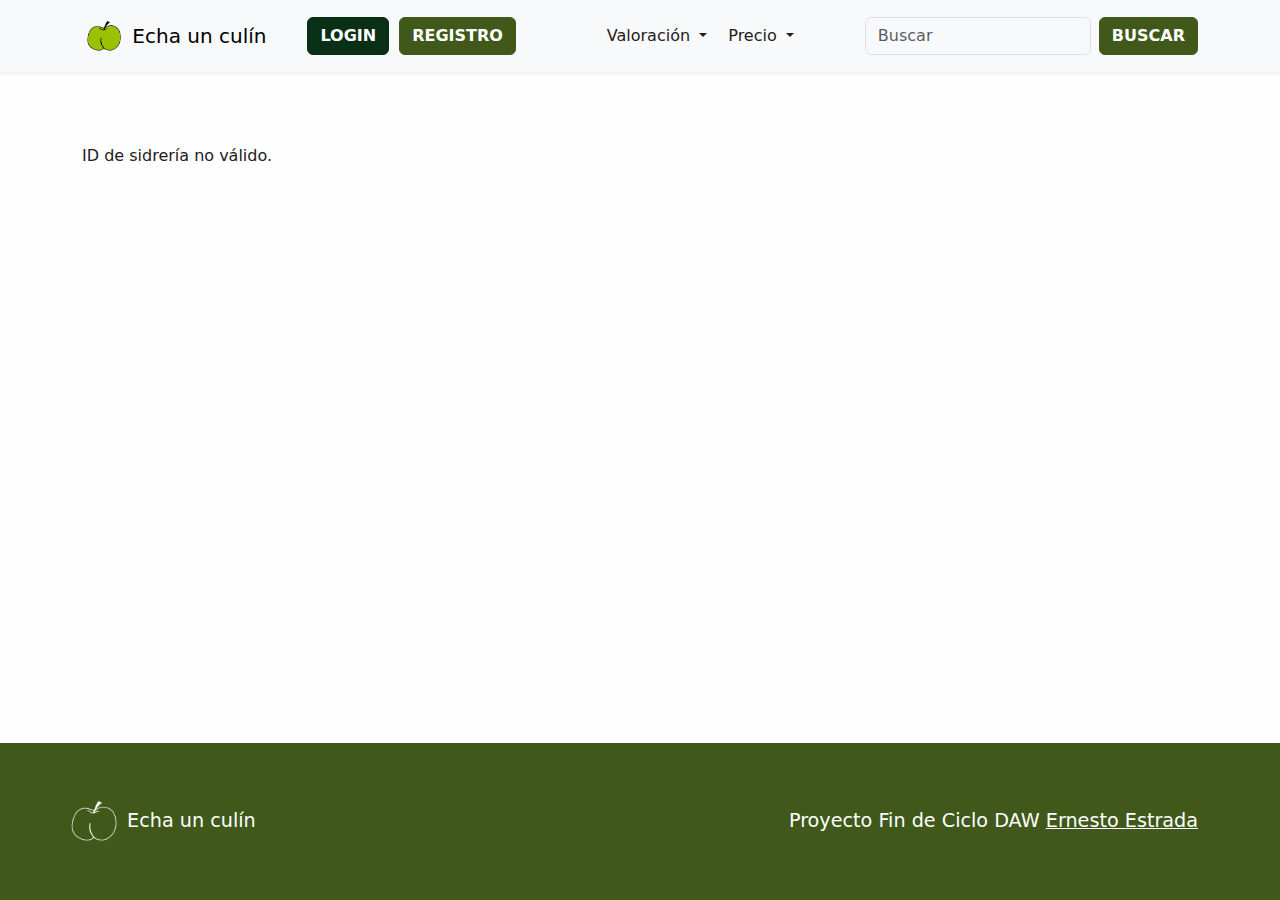
<file: frontend/html/sidreria.html>
<!doctype html>
<html lang="es">
  <head>
    <meta charset="utf-8">
    <meta name="viewport" content="width=device-width, initial-scale=1">
    <title>Echa un culín</title>
    <link rel="icon" type="image/x-icon" href="../recursos/favicon/favicon.ico">
    <link href="https://cdn.jsdelivr.net/npm/bootstrap@5.3.3/dist/css/bootstrap.min.css" rel="stylesheet" integrity="sha384-QWTKZyjpPEjISv5WaRU9OFeRpok6YctnYmDr5pNlyT2bRjXh0JMhjY6hW+ALEwIH" crossorigin="anonymous">
    <link rel="stylesheet" href="../css/styles.css">
    <script src="https://code.jquery.com/jquery-3.6.0.min.js"></script>
    <link rel="stylesheet" href="https://cdnjs.cloudflare.com/ajax/libs/font-awesome/4.7.0/css/font-awesome.min.css">
  </head>
  <body>

    <header class="mb-5">
      <nav class="py-3 mb-4 shadow-sm navbar navbar-expand-lg bg-body-tertiary">
        <div class="container">
          <a class="navbar-brand" href="index.html">
            <img src="../imagenes/logo.png" alt="Logo" height="24" class="d-inline-block align-text-top">
            Echa un culín
          </a>
          <button class="navbar-toggler" type="button" data-bs-toggle="collapse" data-bs-target="#navbarSupportedContent"
            aria-controls="navbarSupportedContent" aria-expanded="false" aria-label="Toggle navigation">
            <span class="navbar-toggler-icon"></span>
          </button>
          <div class="collapse navbar-collapse" id="navbarSupportedContent">
            <ul class="navbar-nav me-auto mb-2 mb-lg-0">
  
              <li class="nav-item">
                <a class="nav-link" href="mi-cuenta.html" id="btn-micuenta">Mi cuenta</a>
              </li>
  
              <li class="nav-item">
                <a class="nav-link" href="mi-sidreria.html" id="btn-misidreria" hidden>Mi sidreria</a>
              </li>
  
              <li class="nav-item">
                <a class="btn btn-primary" href="login.html" id="btn-login">Login</a>
              </li>
  
              <li class="nav-item">
                <a class="btn btn-secondary" href="signup.html" id="btn-signup">Registro</a>
              </li>
  
              <li class="nav-item">
                <btn class="btn btn-secondary" id="btn-logout" hidden>Cerrar Sesión</btn>
              </li>
  
            </ul>
  
            <ul class="navbar-nav me-auto mb-2 mb-lg-0">
  
              <li class="nav-item dropdown">
                <a class="nav-link dropdown-toggle" href="#" role="button" data-bs-toggle="dropdown"
                  aria-expanded="false">
                  Valoración
                </a>
                <ul class="dropdown-menu">
                  <li><a class="dropdown-item" href="#">1 estrellas</a></li>
                  <li><a class="dropdown-item" href="#">2 estrellas</a></li>
                  <li><a class="dropdown-item" href="#">3 estrellas</a></li>
                  <li><a class="dropdown-item" href="#">4 estrellas</a></li>
                  <li><a class="dropdown-item" href="#">5 estrellas</a></li>
                </ul>
              </li>
  
              <li class="nav>-item dropdown">
                <a class="nav-link dropdown-toggle" href="#" role="button" data-bs-toggle="dropdown"
                  aria-expanded="false">
                  Precio
                </a>
                <ul class="dropdown-menu">
                  <li><a class="dropdown-item" href="#">10€</a></li>
                  <li><a class="dropdown-item" href="#">20€</a></li>
                  <li><a class="dropdown-item" href="#">30€</a></li>
                  <li><a class="dropdown-item" href="#">50€</a></li>
                  <li><a class="dropdown-item" href="#">80€</a></li>
                </ul>
              </li>
            </ul>
            <form class="d-flex" role="search">
              <input class="form-control me-2" type="search" placeholder="Buscar" aria-label="Buscar">
              <button class="btn btn-secondary" type="submit">Buscar</button>
            </form>
          </div>
        </div>
      </nav>
    </header>

    <main class="container">
        <section id="sidreria"></section>
        
    </main>

    <footer>
      <div class="container d-flex flex-column flex-md-row text-center justify-content-between">
        <a class="navbar-brand" href="#">
          <img src="../imagenes/logo-blanco.png" alt="Logo" height="24" class="d-inline-block align-text-top">
          Echa un culín
        </a>
        <div>
          Proyecto Fin de Ciclo DAW
          <a href="https://github.com/estradaernesto/echaunculin.git">
            Ernesto Estrada
          </a>
        </div>
      </div>
    </footer>

    <script src="../js/sesion.js"></script>
    <script src="../js/pagina-sidreria.js"></script>
    <script src="https://cdn.jsdelivr.net/npm/bootstrap@5.3.3/dist/js/bootstrap.bundle.min.js" integrity="sha384-YvpcrYf0tY3lHB60NNkmXc5s9fDVZLESaAA55NDzOxhy9GkcIdslK1eN7N6jIeHz" crossorigin="anonymous"></script>
  </body>
</html>
</file>
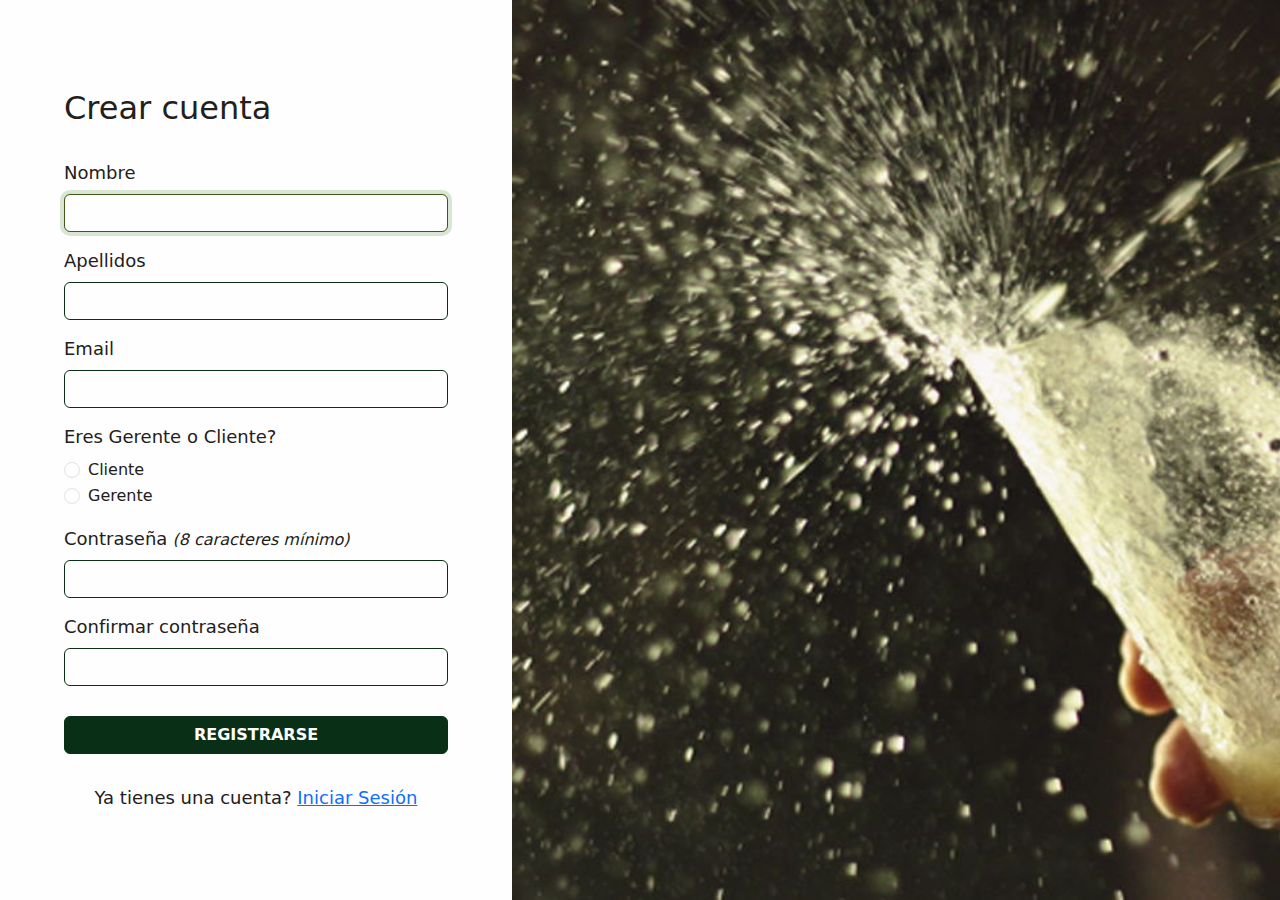
<file: frontend/html/signup.html>
<!doctype html>
<html lang="es">

<head>
    <meta charset="utf-8">
    <meta name="viewport" content="width=device-width, initial-scale=1">
    <title>Echa un culín</title>
    <link rel="icon" type="image/x-icon" href="../recursos/favicon/favicon.ico">
    <link href="https://cdn.jsdelivr.net/npm/bootstrap@5.3.3/dist/css/bootstrap.min.css" rel="stylesheet"
        integrity="sha384-QWTKZyjpPEjISv5WaRU9OFeRpok6YctnYmDr5pNlyT2bRjXh0JMhjY6hW+ALEwIH" crossorigin="anonymous">
    <link rel="stylesheet" href="../css/styles.css">
    <script src="https://code.jquery.com/jquery-3.6.0.min.js"></script>
</head>

<body>
    <main>
        <div class="login">
            <div class="login-form">
                <h2 class="mb-3">Crear cuenta</h2>

                <form  method="post" action="" class="form-signup" id="formularioRegistro">
                    <div class="field">
                        <label for="nombre" class="form-label">Nombre</label>
                        <input autofocus="autofocus" autocomplete="nombre" class="form-control" type="text"
                            name="nombre" id="nombre">
                    </div>

                    <div class="field">
                        <label for="apellidos" class="form-label">Apellidos</label>
                        <input autofocus="autofocus" autocomplete="apellidos" class="form-control" type="text"
                            name="apellidos" id="apellidos">
                    </div>

                    <div class="field">
                        <label for="email" class="form-label">Email</label>
                        <input autocomplete="email" class="form-control" type="email" name="email"
                            id="email">
                    </div>

                    <div class="field">
                        <label class="form-label">Eres Gerente o Cliente?</label>
                        <div class="form-check">
                            <input class="form-check-input" type="radio" name="role" id="role_cliente" value="CLIENTE" required>
                            <label class="form-check-label" for="role_cliente">
                                Cliente
                            </label>
                        </div>
                        <div class="form-check">
                            <input class="form-check-input" type="radio" name="role" id="role_gerente" value="GERENTE" required>
                            <label class="form-check-label" for="role_gerente">
                                Gerente
                            </label>
                        </div>
                    </div>

                    <div class="field">
                        <label for="password" class="form-label">Contraseña</label>
                        <em>(8 caracteres mínimo)</em><br>
                        <input autocomplete="password" class="form-control" type="password" name="password"
                            id="password">
                    </div>

                    <div class="field">
                        <label for="password-confirmation" class="form-label">Confirmar contraseña</label>
                        <input autocomplete="password" class="form-control" type="password"
                            name="password-confirmation" id="password-confirmation">
                    </div>

                    <div class="actions">
                        <input type="submit" name="commit" value="Registrarse" class="btn btn-primary">
                    </div>
                </form>

                <div class="login-links">
                    <span>Ya tienes una cuenta?</span>
                    <a href="login.html">Iniciar Sesión</a>
                </div>
            </div>
            <div class="login-img">
            </div>
        </div>
    </main>

    <script src="../js/signup.js"></script>
</body>

</html>
</file>
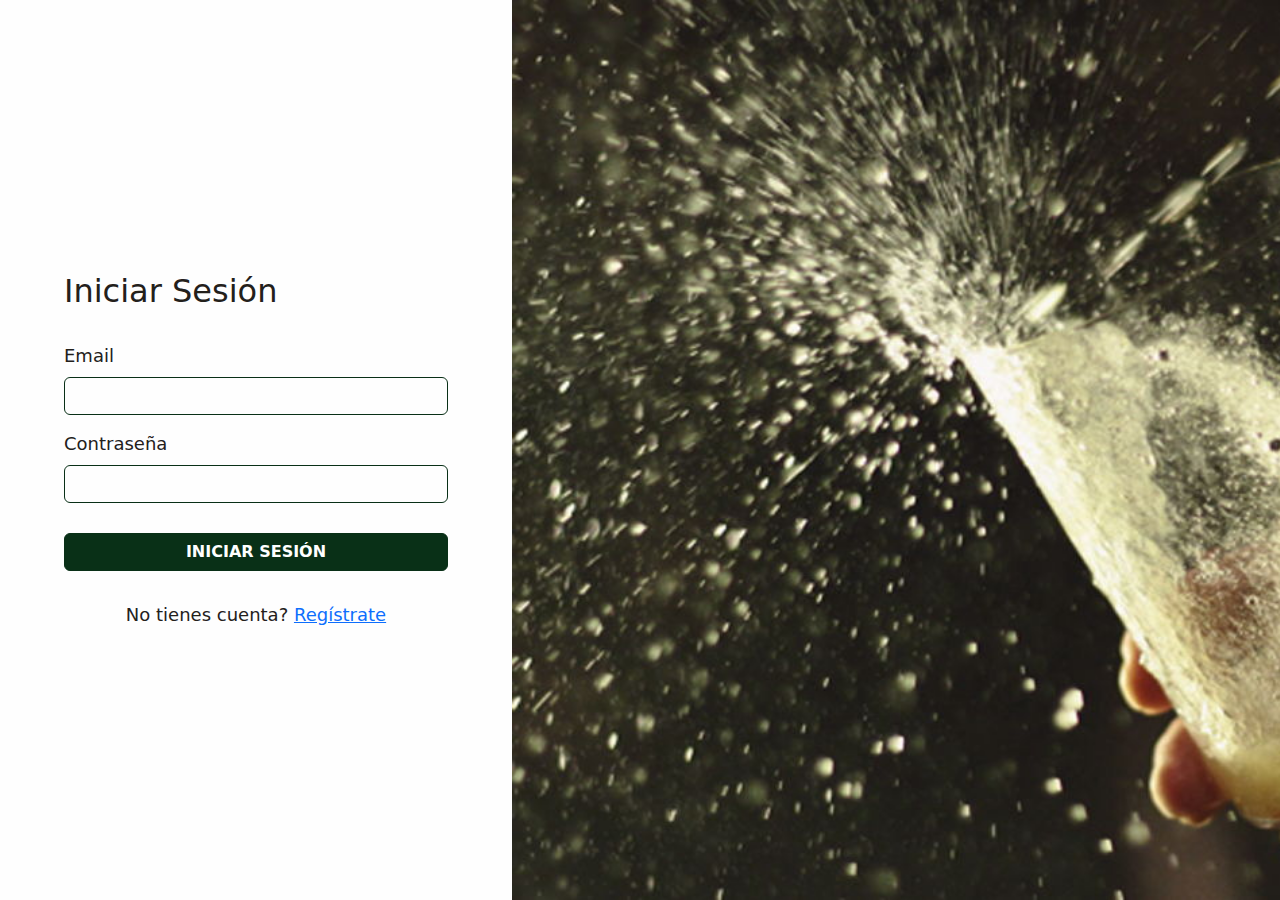
<file: frontend/html/usuario-editar.html>
<!doctype html>
<html lang="es">

<head>
  <meta charset="utf-8">
  <meta name="viewport" content="width=device-width, initial-scale=1">
  <title>Echa un culín</title>
  <link rel="icon" type="image/x-icon" href="../recursos/favicon/favicon.ico">
  <link href="https://cdn.jsdelivr.net/npm/bootstrap@5.3.3/dist/css/bootstrap.min.css" rel="stylesheet"
    integrity="sha384-QWTKZyjpPEjISv5WaRU9OFeRpok6YctnYmDr5pNlyT2bRjXh0JMhjY6hW+ALEwIH" crossorigin="anonymous">
  <link rel="stylesheet" href="../css/styles.css">
  <script src="https://code.jquery.com/jquery-3.6.0.min.js"></script>

</head>

<body>

  <header class="mb-5">
    <nav class="py-3 mb-4 shadow-sm navbar navbar-expand-lg bg-body-tertiary">
      <div class="container">
        <a class="navbar-brand" href="index.html">
          <img src="../imagenes/logo.png" alt="Logo" height="24" class="d-inline-block align-text-top">
          Echa un culín
        </a>
        <button class="navbar-toggler" type="button" data-bs-toggle="collapse" data-bs-target="#navbarSupportedContent"
          aria-controls="navbarSupportedContent" aria-expanded="false" aria-label="Toggle navigation">
          <span class="navbar-toggler-icon"></span>
        </button>
        <div class="collapse navbar-collapse" id="navbarSupportedContent">
          <ul class="navbar-nav me-auto mb-2 mb-lg-0">

            <li class="nav-item">
              <a class="nav-link" href="mi-cuenta.html" id="btn-micuenta" hidden >Mi cuenta</a>
            </li>

            <li class="nav-item">
              <a class="nav-link" href="mi-sidreria.html" id="btn-misidreria" hidden>Mi sidreria</a>
            </li>

            <li class="nav-item">
              <a class="btn btn-primary" href="login.html" id="btn-login">Login</a>
            </li>

            <li class="nav-item">
              <a class="btn btn-secondary" href="signup.html" id="btn-signup">Registro</a>
            </li>

            <li class="nav-item">
              <btn class="btn btn-secondary" id="btn-logout" hidden>Cerrar Sesión</btn>
            </li>

          </ul>

          <ul class="navbar-nav me-auto mb-2 mb-lg-0">

            <li class="nav-item dropdown">
              <a class="nav-link dropdown-toggle" href="#" role="button" data-bs-toggle="dropdown"
                aria-expanded="false">
                Valoración
              </a>
              <ul class="dropdown-menu">
                <li><a class="dropdown-item" href="#">1 estrellas</a></li>
                <li><a class="dropdown-item" href="#">2 estrellas</a></li>
                <li><a class="dropdown-item" href="#">3 estrellas</a></li>
                <li><a class="dropdown-item" href="#">4 estrellas</a></li>
                <li><a class="dropdown-item" href="#">5 estrellas</a></li>
              </ul>
            </li>

            <li class="nav>-item dropdown">
              <a class="nav-link dropdown-toggle" href="#" role="button" data-bs-toggle="dropdown"
                aria-expanded="false">
                Precio
              </a>
              <ul class="dropdown-menu">
                <li><a class="dropdown-item" href="#">10€</a></li>
                <li><a class="dropdown-item" href="#">20€</a></li>
                <li><a class="dropdown-item" href="#">30€</a></li>
                <li><a class="dropdown-item" href="#">50€</a></li>
                <li><a class="dropdown-item" href="#">80€</a></li>
              </ul>
            </li>
          </ul>
          <form class="d-flex" role="search">
            <input class="form-control me-2" type="search" placeholder="Buscar" aria-label="Buscar">
            <button class="btn btn-secondary" type="submit">Buscar</button>
          </form>
        </div>
      </div>
    </nav>
  </header>

  <main class="container">
    <h2>Editar Perfil de Usuario</h2>
    <form id="editarUsuarioForm">
      <!-- Campo para el nombre -->
      <div class="mb-3">
        <label for="nombre" class="form-label">Nombre</label>
        <input type="text" class="form-control" id="nombre" name="nombre" placeholder="Tu nombre" required>
      </div>

      <!-- Campo para los apellidos -->
      <div class="mb-3">
        <label for="apellidos" class="form-label">Apellidos</label>
        <input type="text" class="form-control" id="apellidos" name="apellidos" placeholder="Tus apellidos" required>
      </div>

      <!-- Campo para el email -->
      <div class="mb-3">
        <label for="email" class="form-label">Correo electrónico</label>
        <input type="email" class="form-control" id="email" name="email" placeholder="Tu correo electrónico" required>
      </div>

      <!-- Campo para subir avatar -->
      <div class="mb-3">
        <label for="avatar" class="form-label">Avatar</label>
        <input type="file" class="form-control" id="avatar" name="avatar" accept="image/*" required>
      </div>

      <!-- Botón para enviar el formulario -->
      <button type="submit" class="btn btn-primary">Guardar cambios</button>
    </form>
  </main>


  <footer>
    <div class="container d-flex flex-column flex-md-row text-center justify-content-between">
      <a class="navbar-brand" href="#">
        <img src="../imagenes/logo-blanco.png" alt="Logo" height="24" class="d-inline-block align-text-top">
        Echa un culín
      </a>
      <div>
        Proyecto Fin de Ciclo DAW
        <a href="https://github.com/estradaernesto/echaunculin.git">
          Ernesto Estrada
        </a>
      </div>
    </div>
  </footer>

  <script src="../js/sesion.js"></script>
  <script src="../js/usuario-editar.js"></script>
  <script src="https://cdn.jsdelivr.net/npm/bootstrap@5.3.3/dist/js/bootstrap.bundle.min.js"
    integrity="sha384-YvpcrYf0tY3lHB60NNkmXc5s9fDVZLESaAA55NDzOxhy9GkcIdslK1eN7N6jIeHz"
    crossorigin="anonymous"></script>
</body>

</html>
</file>
<file: frontend/css/styles.css>
:root {
    --font-family: "Mulish", sans-serif;
    --headins-font-family: "Montserrat", sans-serif;

    --negro: #23201B;
    --blanco-fondo: #fefefe;
    --verde-claro: #dce1c7;
    --verde-principal: #40591B;
    --verde-resaltado: #a8c902;
    --verde-oscuro: #093017;
    --amarillo-sidra: #edcb45;
    --verde-transparente: #3375102d

}

body {
    background-color: var(--blanco-fondo);
    color: var(--negro);
    min-height: 100vh;
    display: flex;
    flex-direction: column;
}

h1,
h2,
h3,
h4,
h5,
h6 {
    /* font-family: var(--headins-font-family); */
    color: var(--negro);
}

header a img{
    scale: 1.5;
    margin: 0 10px;
}

footer {
    margin-top: auto;
    background-color: var(--verde-principal);
    padding: 5% 0;
    color: var(--blanco-fondo);
    font-size: 1.2rem;
}

/* footer .navbar-brand{
} */
footer a{
    color: var(--blanco-fondo);
    text-decoration: underline;
}
footer a img{
    scale: 2;
    margin-right: 15px;
}


/*navbar*/
.navbar-toggler:focus {
	box-shadow: none;
}
 .respuesta-texto{
    background-color: var(--verde-claro) !important;
 }

/*login registro*/
.login {
    /* background-color: var(--verde-claro); */
    display: grid;
    place-content: center;
    min-height: 95vh;
}

/*SIDRERIAS*/
span.checked{
    color: var(--amarillo-sidra);
}
.sidreria-item {
    position: relative; /* Necesario para posicionar el botón */
}

.btn-favorito {
    z-index: 10; /* Asegura que esté encima */
    width: 40px;
    height: 40px;
    display: flex;
    justify-content: center;
    align-items: center;
    background: rgba(255, 255, 255, 0.7); /* Fondo semitransparente */
    border: 2px solid #ddd;
    color: black;
    font-size: 24px;
}
/*MI SIDRERIA*/
.comentario-item {
    min-height: 300px;
}

.comentario-avatar {
    width: 50px;
    height: 50px;
}

/*PAGINA SIDRERIA*/
.review-item {
    min-height: 300px;
    display: flex;
    flex-direction: column;
    justify-content: space-between;
}

.review-avatar {
    width: 50px;
    height: 50px;
}

.respuesta-texto {
    background-color: #f8f9fa; /* Color claro de fondo */
    padding: 0.5rem;
    border-radius: 0.375rem; /* Equivalente a rounded de Bootstrap */
}


/*LOGIN*/
.login-form {
    /* color: white; */
}

.login-form .form-label {
    font-size: 18px;
    margin-top: 15px;
}

.login-form .form-control {
    background-color: var(--blanco-fondo);
    border: 1px solid var(--verde-oscuro);
    /* color: white; */
}

.login-form .btn {
    margin: 30px 0;
    width: 100%;
}

.login-form .login-links {
    text-align: center;
    font-size: 18px;
}

@media (min-width: 992px) {
    .login {
        display: flex;
        align-items: center;
        justify-content: space-between;
    }

    .login-form {
        width: 35%;
        padding: 5% 0 5% 5%;
    }

    .login-img {
        width: 60%;
        height: 100vh;
        background-image: url("../imagenes/escanciar1.jpg");
        background-repeat: no-repeat;
        background-size: cover;
        background-position: bottom left;
    }
}

/*BOOTSTRAP*/
.btn {
    font-weight: bold;
    text-transform: uppercase;
}

.btn-primary {
    --bs-btn-color: white;
    --bs-btn-bg: var(--verde-oscuro);
    --bs-btn-border-color: var(--verde-oscuro);
    --bs-btn-hover-color: var(--verde-oscuro);
    --bs-btn-hover-bg: transparent;
    --bs-btn-hover-border-color: var(--verde-oscuro);
    --bs-btn-focus-shadow-rgb: 130, 138, 145;
    --bs-btn-active-color: var(--verde-oscuro);
    --bs-btn-active-bg: transparent;
    --bs-btn-active-border-color: var(--verde-oscuro);
    --bs-btn-active-shadow: inset 0 3px 5px rgba(0, 0, 0, 0.125);
    --bs-btn-disabled-color: var(--color-background-dark);
    --bs-btn-disabled-bg: #bebebf;
    --bs-btn-disabled-border-color: #bebebf;

}

.btn-secondary {
    --bs-btn-color: white;
    --bs-btn-bg: var(--verde-principal);
    --bs-btn-border-color: var(--verde-principal);
    --bs-btn-hover-color: var(--verde-principal);
    --bs-btn-hover-bg: transparent;
    --bs-btn-hover-border-color: var(--verde-principal);
    --bs-btn-focus-shadow-rgb: 49, 132, 253;
    --bs-btn-active-color: var(--verde-principal);
    --bs-btn-active-bg: transparent;
    --bs-btn-active-border-color: var(--verde-principal);
    --bs-btn-active-shadow: inset 0 3px 5px rgba(0, 0, 0, 0.125);
    --bs-btn-disabled-color: var(--negro);
    --bs-btn-disabled-bg: grey;
    --bs-btn-disabled-border-color: grey;
}

/* .btn-outline-primary {
    --bs-btn-color: var(--verde-oscuro);
    --bs-btn-border-color: var(--verde-oscuro);
    --bs-btn-hover-color: #fff;
    --bs-btn-hover-bg: var(--color-purple-light-hover);
    --bs-btn-hover-border-color: var(--color-purple-light-hover);
    --bs-btn-focus-shadow-rgb: 108, 117, 125;
    --bs-btn-active-color: #fff;
    --bs-btn-active-bg: var(--color-purple-light-hover);
    --bs-btn-active-border-color: var(--color-purple-light-hover);
    --bs-btn-active-shadow: inset 0 3px 5px rgba(0, 0, 0, 0.125);
    --bs-btn-disabled-color: #bebebf;
    --bs-btn-disabled-bg: transparent;
    --bs-btn-disabled-border-color: #bebebf;
    --bs-gradient: none;
} */

.div-flash {
    position: relative;
}

/* .alert {
    position: fixed;
    z-index: 2;
    text-align: center;
    left: 0;
    width: 100%;
    name duration timing-function delay iteration-count direction fill-mode;
    animation: fadeout 0.8s linear 3s forwards;
} */

.table {
    --bs-table-bg: #a22ff114;
}

.nav-tabs .nav-link.active {
    color: var(--verde-principal);
    background-color: #a22ff114;
    border-color: var(--bs-nav-tabs-link-active-border-color);
}

.nav-link {
    color: var(--negro);
}

.nav-item{
    margin: 0 5px;
}

.nav-link:hover,
.nav-link:focus {
    color: var(--verde-principal);
}

.form-control {
    background-color: transparent;
}

.form-control:focus {
    /* color: var(--bs-body-color); */
    /* background-color: var(--bs-body-bg); */
    border-color: var(--verde-principal);
    outline: 0;
    box-shadow: 0 0 0 0.25rem var(--verde-transparente);
}
</file>
